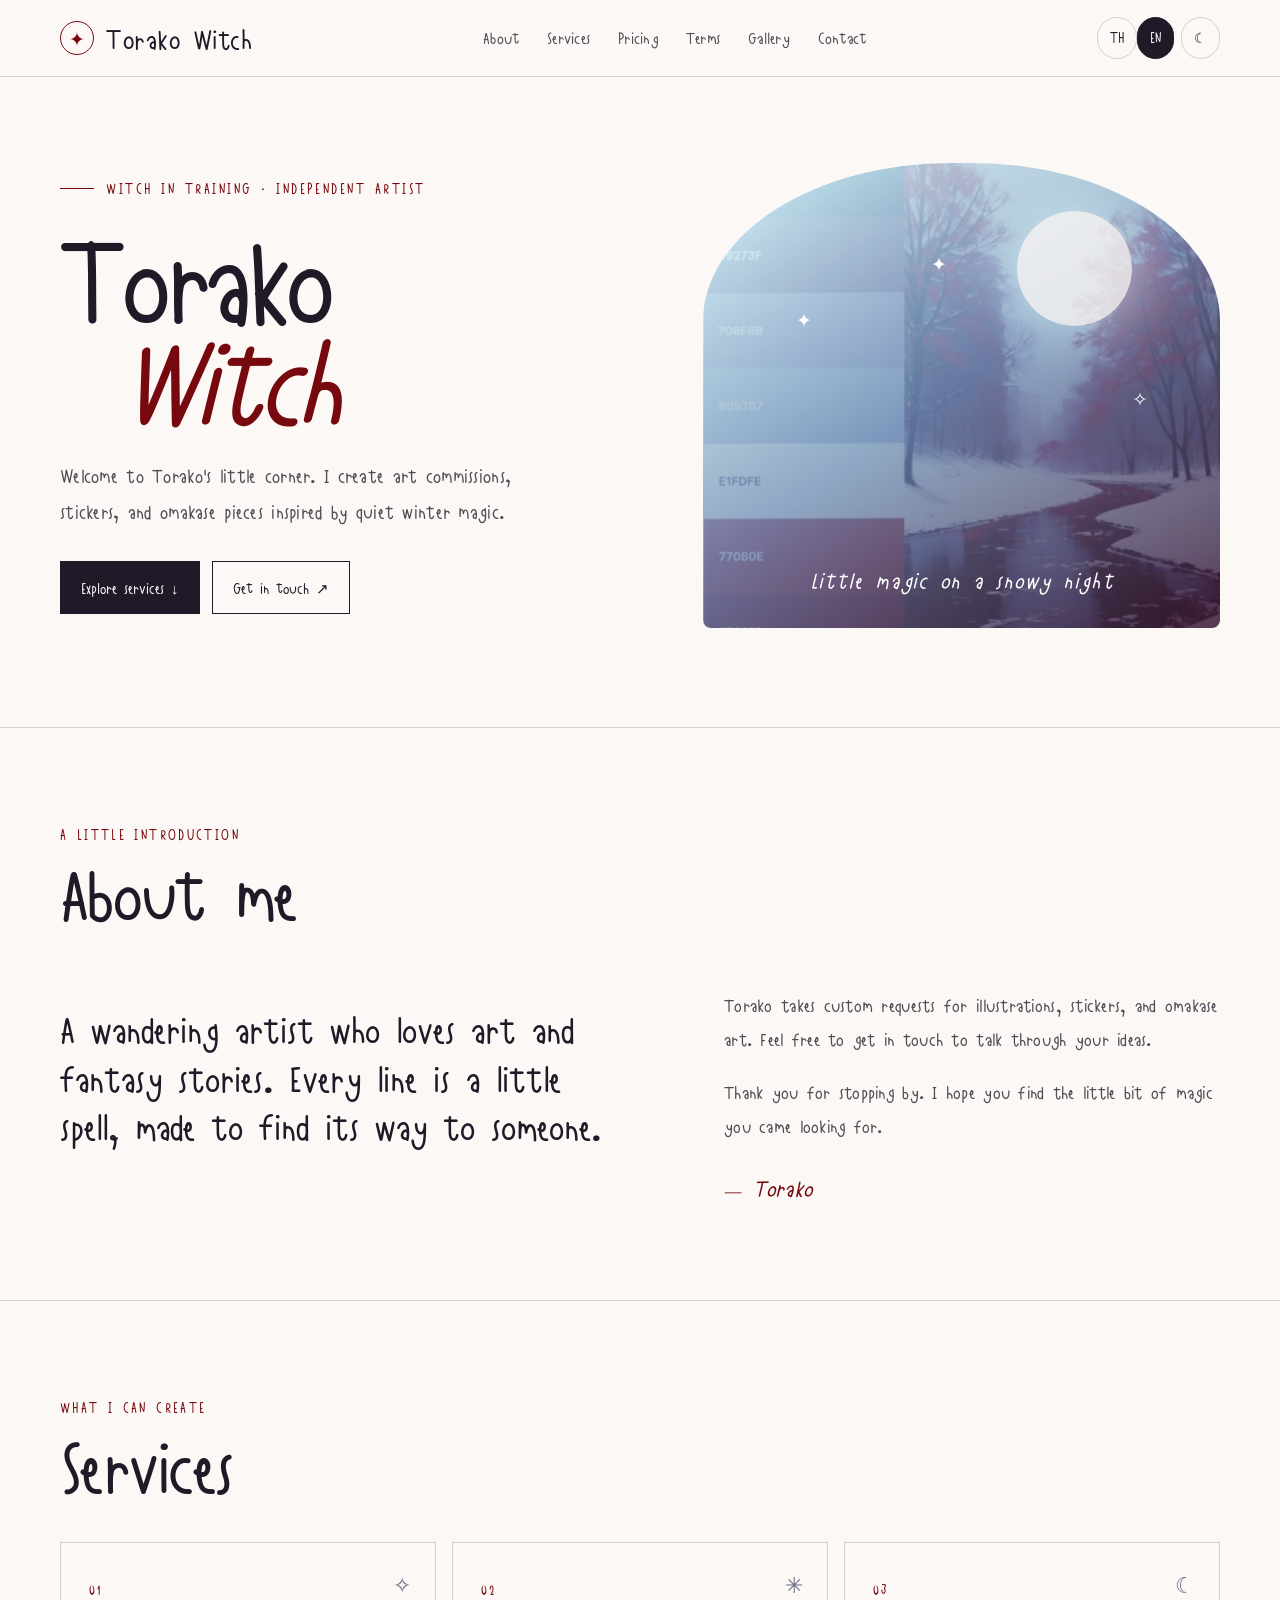
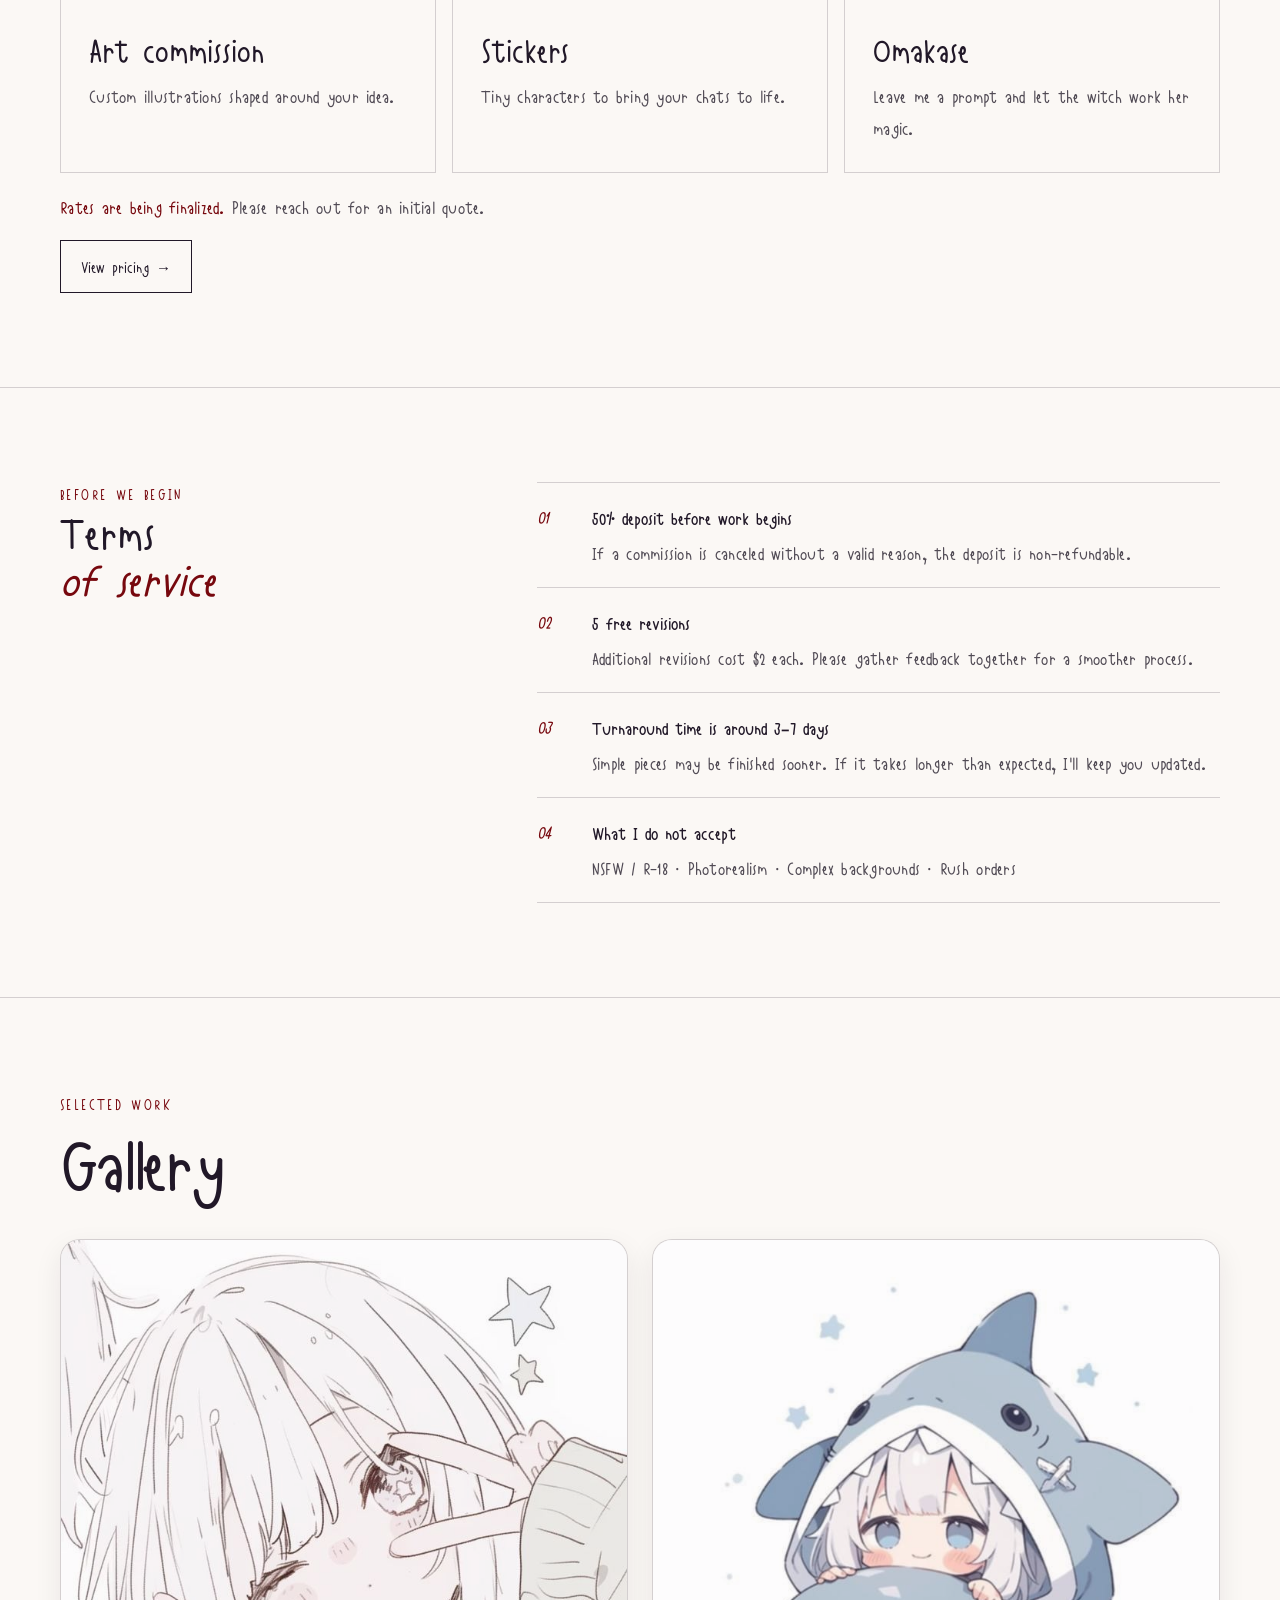
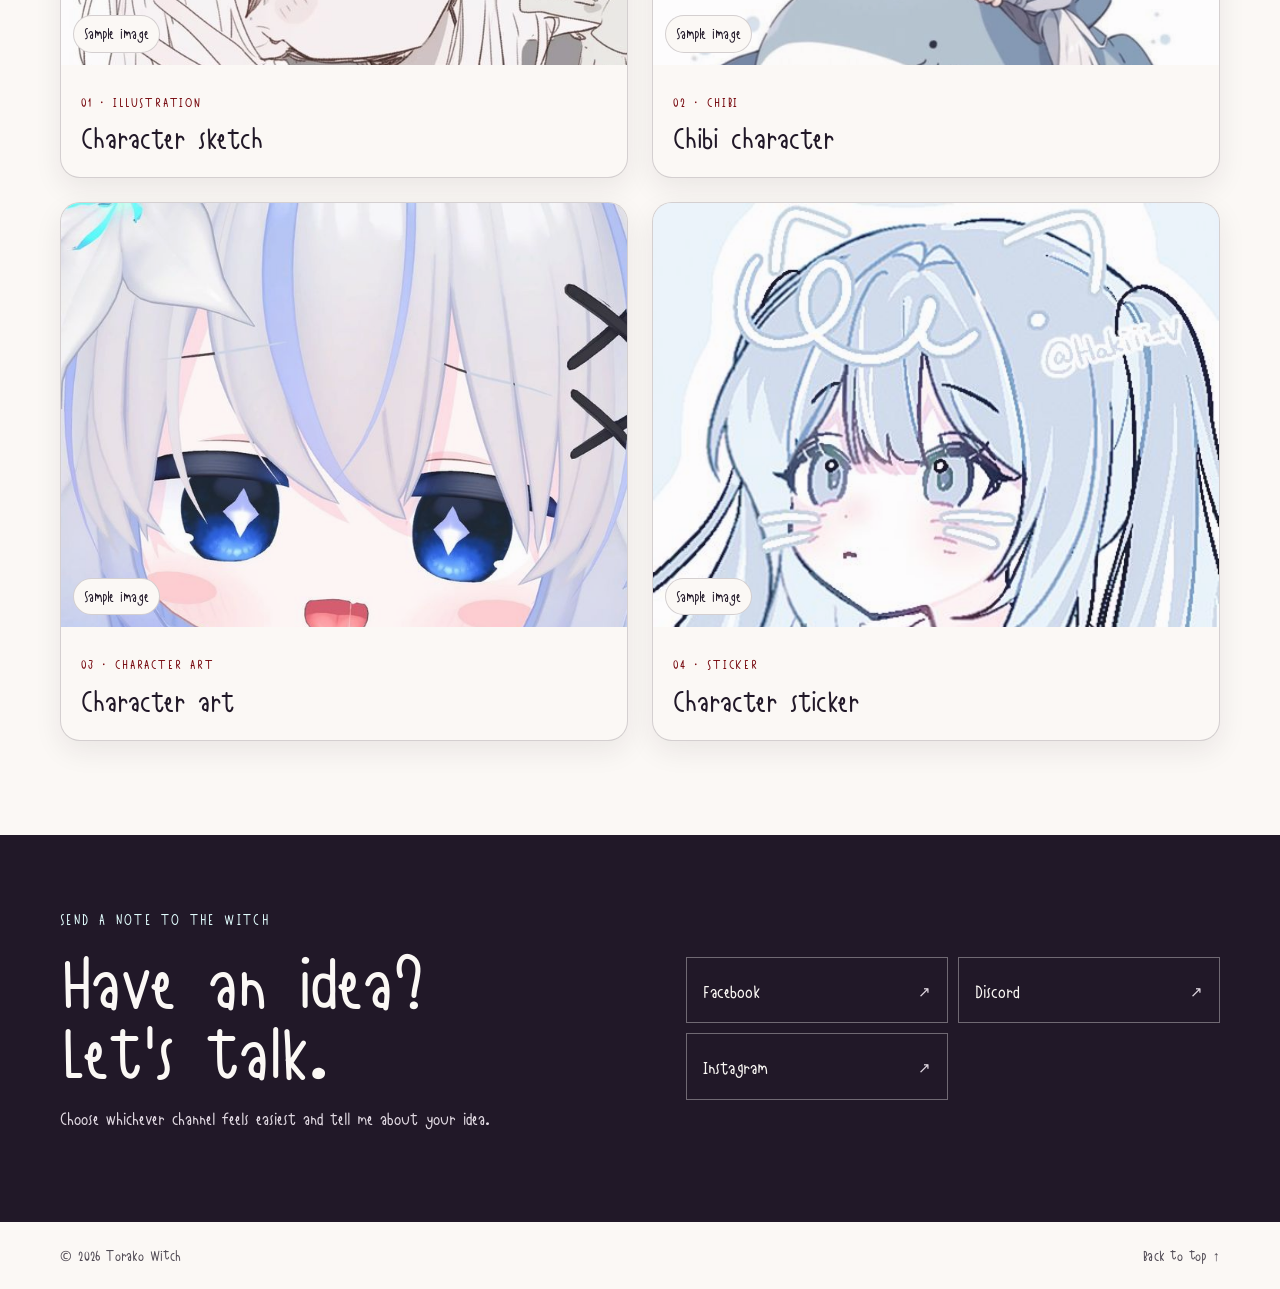
<file: index.html>
<!doctype html>
<html lang="th">
<head>
  <meta charset="utf-8">
  <meta name="viewport" content="width=device-width, initial-scale=1">
  <meta name="theme-color" content="#fbf8f5">
  <meta name="description" content="Torako Witch — งานวาดคอมมิชชัน สติกเกอร์ และโอมะคาเสะ">
  <title>Torako Witch — Art & Commissions</title>
  <link rel="stylesheet" href="css/style.css">
  <link rel="preconnect" href="https://fonts.googleapis.com"><link rel="preconnect" href="https://fonts.gstatic.com" crossorigin><link href="https://fonts.googleapis.com/css2?family=Cormorant+Garamond:ital,wght@0,400;0,500;1,400;1,500&family=Noto+Sans+Thai:wght@300;400;500;600&display=swap" rel="stylesheet">
</head>
<body>
  <header class="topbar"><div class="wrap nav">
    <a class="brand" href="#home" aria-label="Torako Witch home"><span class="brand-mark">✦</span>Torako Witch</a>
    <nav class="links" id="navLinks" aria-label="Main navigation">
      <a href="#about" data-th="เกี่ยวกับ" data-en="About">เกี่ยวกับ</a><a href="#services" data-th="บริการ" data-en="Services">บริการ</a><a href="pricing.html" data-th="ราคา" data-en="Pricing">ราคา</a><a href="#terms" data-th="เงื่อนไข" data-en="Terms">เงื่อนไข</a><a href="#gallery" data-th="ผลงาน" data-en="Gallery">ผลงาน</a><a href="#contact" data-th="ติดต่อ" data-en="Contact">ติดต่อ</a>
    </nav>
    <div class="controls"><div class="lang"><button class="pill active" data-lang="th" aria-label="ภาษาไทย">TH</button><button class="pill" data-lang="en" aria-label="English">EN</button></div><button class="pill" id="themeBtn" aria-label="Toggle day or night mode">☾</button><button class="pill hamb" id="menuBtn" aria-label="Open menu">☰</button></div>
  </div></header>
  <main id="home">
    <div class="wrap hero">
      <div><div class="eyebrow" data-th="แม่มดฝึกหัด · นักวาดอิสระ" data-en="Witch in training · Independent artist">แม่มดฝึกหัด · นักวาดอิสระ</div>
        <h1>Torako<span>Witch</span></h1>
        <p class="hero-copy" data-th="ยินดีต้อนรับสู่มุมเล็ก ๆ ของโทราโกะ รับวาดคอมมิชชัน สติกเกอร์ และโอมะคาเสะ ด้วยบรรยากาศแฟนตาซีที่ได้แรงบันดาลใจจากฤดูหนาว" data-en="Welcome to Torako's little corner. I create art commissions, stickers, and omakase pieces inspired by quiet winter magic.">ยินดีต้อนรับสู่มุมเล็ก ๆ ของโทราโกะ รับวาดคอมมิชชัน สติกเกอร์ และโอมะคาเสะ ด้วยบรรยากาศแฟนตาซีที่ได้แรงบันดาลใจจากฤดูหนาว</p>
        <div class="hero-actions"><a class="btn primary" href="#services" data-th="ดูบริการ ↓" data-en="Explore services ↓">ดูบริการ ↓</a><a class="btn" href="#contact" data-th="ติดต่อแม่มด ↗" data-en="Get in touch ↗">ติดต่อแม่มด ↗</a></div>
      </div>
      <div class="portrait" aria-label="Winter forest mood image"><div class="moon"></div><span class="spark s1">✦</span><span class="spark s2">✧</span><span class="spark s3">✦</span><p class="portrait-caption" data-th="มนตร์เล็ก ๆ ในคืนหิมะ" data-en="Little magic on a snowy night">มนตร์เล็ก ๆ ในคืนหิมะ</p></div>
    </div>
    <section id="about"><div class="wrap"><div class="section-head"><div><div class="kicker" data-th="เรื่องราวของแม่มด" data-en="A little introduction">เรื่องราวของแม่มด</div><h2 data-th="เกี่ยวกับเรา" data-en="About me">เกี่ยวกับเรา</h2></div></div><div class="about-grid"><p class="about-lead" data-th="นักเดินทางผู้หลงใหลงานศิลป์และเรื่องราวแฟนตาซี ทุกเส้นที่วาดคือมนตร์เล็ก ๆ ที่อยากส่งต่อให้ใครสักคน" data-en="A wandering artist who loves art and fantasy stories. Every line is a little spell, made to find its way to someone. ">นักเดินทางผู้หลงใหลงานศิลป์และเรื่องราวแฟนตาซี ทุกเส้นที่วาดคือมนตร์เล็ก ๆ ที่อยากส่งต่อให้ใครสักคน</p><div class="about-text"><p data-th="โทราโกะรับสร้างสรรค์งานวาดตามคำขอ ทั้งภาพคอมมิชชัน สติกเกอร์ และงานโอมะคาเสะ สามารถทักมาคุยรายละเอียดและไอเดียก่อนได้เลย" data-en="Torako takes custom requests for illustrations, stickers, and omakase art. Feel free to get in touch to talk through your ideas.">โทราโกะรับสร้างสรรค์งานวาดตามคำขอ ทั้งภาพคอมมิชชัน สติกเกอร์ และงานโอมะคาเสะ สามารถทักมาคุยรายละเอียดและไอเดียก่อนได้เลย</p><p data-th="ขอบคุณที่แวะมาเยี่ยมชม ขอให้ได้พบมนตร์ที่กำลังตามหาอยู่นะคะ" data-en="Thank you for stopping by. I hope you find the little bit of magic you came looking for.">ขอบคุณที่แวะมาเยี่ยมชม ขอให้ได้พบมนตร์ที่กำลังตามหาอยู่นะคะ</p><div class="signature">— Torako</div></div></div></div></section>
    <section id="services"><div class="wrap"><div class="section-head"><div><div class="kicker" data-th="สิ่งที่รับร่ายมนตร์ให้" data-en="What I can create">สิ่งที่รับร่ายมนตร์ให้</div><h2 data-th="บริการ" data-en="Services">บริการ</h2></div></div><div class="service-grid"><article class="service"><small>01</small><span class="icon">✧</span><h3 data-th="คอมมิชชัน" data-en="Art commission">คอมมิชชัน</h3><p data-th="ภาพวาดตามโจทย์และไอเดียของคุณ" data-en="Custom illustrations shaped around your idea.">ภาพวาดตามโจทย์และไอเดียของคุณ</p></article><article class="service"><small>02</small><span class="icon">✳</span><h3 data-th="สติกเกอร์" data-en="Stickers">สติกเกอร์</h3><p data-th="คาแรกเตอร์ตัวจิ๋ว เติมสีสันให้แชตของคุณ" data-en="Tiny characters to bring your chats to life.">คาแรกเตอร์ตัวจิ๋ว เติมสีสันให้แชตของคุณ</p></article><article class="service"><small>03</small><span class="icon">☾</span><h3 data-th="โอมะคาเสะ" data-en="Omakase">โอมะคาเสะ</h3><p data-th="ฝากไอเดียไว้ แล้วให้แม่มดจัดสรรมนตร์ให้" data-en="Leave me a prompt and let the witch work her magic.">ฝากไอเดียไว้ แล้วให้แม่มดจัดสรรมนตร์ให้</p></article></div><p class="note" data-th="<em>ราคาอยู่ระหว่างสรุป</em> ทักมาสอบถามรายละเอียดเบื้องต้นได้ทางช่องทางติดต่อด้านล่าง" data-en="<em>Rates are being finalized.</em> Please reach out for an initial quote."><em>ราคาอยู่ระหว่างสรุป</em> ทักมาสอบถามรายละเอียดเบื้องต้นได้ทางช่องทางติดต่อด้านล่าง</p><a class="btn" href="pricing.html" data-th="ดูหน้าราคา →" data-en="View pricing →">ดูหน้าราคา →</a></div></section>
    <section id="terms"><div class="wrap terms"><div><div class="kicker" data-th="อ่านก่อนเริ่มงาน" data-en="Before we begin">อ่านก่อนเริ่มงาน</div><div class="terms-intro" data-th="เงื่อนไข<br><span>การรับงาน</span>" data-en="Terms<br><span>of service</span>">เงื่อนไข<br><span>การรับงาน</span></div></div><ol class="term-list"><li><b>01</b><div><strong data-th="มัดจำ 50% ก่อนเริ่มงาน" data-en="50% deposit before work begins">มัดจำ 50% ก่อนเริ่มงาน</strong><p data-th="กรณียกเลิกงานโดยไม่มีเหตุผลอันสมควร จะไม่คืนเงินมัดจำ" data-en="If a commission is canceled without a valid reason, the deposit is non-refundable.">กรณียกเลิกงานโดยไม่มีเหตุผลอันสมควร จะไม่คืนเงินมัดจำ</p></div></li><li><b>02</b><div><strong data-th="แก้งานฟรี 5 ครั้ง" data-en="5 free revisions">แก้งานฟรี 5 ครั้ง</strong><p data-th="การแก้ไขเพิ่มเติมคิดครั้งละ $2 โปรดรวบรวมคำขอแก้ไขเพื่อให้ทำงานได้รวดเร็วขึ้น" data-en="Additional revisions cost $2 each. Please gather feedback together for a smoother process.">การแก้ไขเพิ่มเติมคิดครั้งละ $2 โปรดรวบรวมคำขอแก้ไขเพื่อให้ทำงานได้รวดเร็วขึ้น</p></div></li><li><b>03</b><div><strong data-th="ใช้เวลาทำงานประมาณ 3–7 วัน" data-en="Turnaround time is around 3–7 days">ใช้เวลาทำงานประมาณ 3–7 วัน</strong><p data-th="งานเรียบง่ายอาจเสร็จเร็วกว่า หากใช้เวลานานกว่าคาดจะแจ้งความคืบหน้าให้ทราบ" data-en="Simple pieces may be finished sooner. If it takes longer than expected, I'll keep you updated.">งานเรียบง่ายอาจเสร็จเร็วกว่า หากใช้เวลานานกว่าคาดจะแจ้งความคืบหน้าให้ทราบ</p></div></li><li><b>04</b><div><strong data-th="งานที่ไม่รับ" data-en="What I do not accept">งานที่ไม่รับ</strong><p data-th="เนื้อหา NSFW / R-18 · งานแนวเหมือนจริง · ฉากหลังซับซ้อน · งานเร่งด่วน" data-en="NSFW / R-18 · Photorealism · Complex backgrounds · Rush orders">เนื้อหา NSFW / R-18 · งานแนวเหมือนจริง · ฉากหลังซับซ้อน · งานเร่งด่วน</p></div></li></ol></div></section>
    <section id="gallery"><div class="wrap"><div class="section-head"><div><div class="kicker" data-th="แกลเลอรี" data-en="Selected work">แกลเลอรี</div><h2 data-th="ผลงาน" data-en="Gallery">ผลงาน</h2></div></div><div class="gallery-grid"><article class="art-card"><div class="art-image"><img src="assets/artwork-sketch.jpg" alt="ภาพวาดตัวละครสไตล์สเก็ตช์ขาวดำ"><span class="art-placeholder-label" data-th="ภาพตัวอย่าง" data-en="Sample image">ภาพตัวอย่าง</span></div><div class="art-card-copy"><small>01 · ILLUSTRATION</small><h3 data-th="ภาพวาดสเก็ตช์" data-en="Character sketch">ภาพวาดสเก็ตช์</h3></div></article><article class="art-card"><div class="art-image"><img src="assets/artwork-shark-chibi.jpg" alt="ภาพตัวละครจิบิสวมชุดฉลามสีฟ้า"><span class="art-placeholder-label" data-th="ภาพตัวอย่าง" data-en="Sample image">ภาพตัวอย่าง</span></div><div class="art-card-copy"><small>02 · CHIBI</small><h3 data-th="คาแรกเตอร์จิบิ" data-en="Chibi character">คาแรกเตอร์จิบิ</h3></div></article><article class="art-card"><div class="art-image"><img src="assets/artwork-blue-character.jpg" alt="ภาพระยะใกล้ของตัวละครผมสีอ่อนตาสีน้ำเงิน"><span class="art-placeholder-label" data-th="ภาพตัวอย่าง" data-en="Sample image">ภาพตัวอย่าง</span></div><div class="art-card-copy"><small>03 · CHARACTER ART</small><h3 data-th="ภาพคาแรกเตอร์" data-en="Character art">ภาพคาแรกเตอร์</h3></div></article><article class="art-card"><div class="art-image"><img src="assets/artwork-sticker-cat.jpg" alt="ภาพวาดสติกเกอร์ตัวละครแมวสีฟ้า"><span class="art-placeholder-label" data-th="ภาพตัวอย่าง" data-en="Sample image">ภาพตัวอย่าง</span></div><div class="art-card-copy"><small>04 · STICKER</small><h3 data-th="สติกเกอร์คาแรกเตอร์" data-en="Character sticker">สติกเกอร์คาแรกเตอร์</h3></div></article></div></div></section>
    <footer class="contact" id="contact"><div class="wrap contact-grid"><div><div class="kicker" style="color:#e1fdfe" data-th="ส่งข้อความหาแม่มด" data-en="Send a note to the witch">ส่งข้อความหาแม่มด</div><h2 data-th="มีไอเดีย<br>มาเล่าให้ฟังนะ" data-en="Have an idea?<br>Let's talk. ">มีไอเดีย<br>มาเล่าให้ฟังนะ</h2><p data-th="เลือกช่องทางที่สะดวก แล้วมาคุยรายละเอียดกันได้เลย" data-en="Choose whichever channel feels easiest and tell me about your idea.">เลือกช่องทางที่สะดวก แล้วมาคุยรายละเอียดกันได้เลย</p></div><div class="socials"><a class="social" href="https://www.facebook.com/share/19EEd2Hdv1/" target="_blank" rel="noopener noreferrer"><span>Facebook</span><small>↗</small></a><a class="social" href="https://discord.com/users/1142839105676390430" target="_blank" rel="noopener noreferrer"><span>Discord</span><small>↗</small></a><a class="social" href="https://www.instagram.com/katie_silly_girl?stkn=MXhxMWwwwDF6djhhbw==" target="_blank" rel="noopener noreferrer"><span>Instagram</span><small>↗</small></a></div></div></footer>
  </main><div class="wrap footer"><span>© <span id="year"></span> Torako Witch</span><a href="#home" data-th="กลับขึ้นด้านบน ↑" data-en="Back to top ↑">กลับขึ้นด้านบน ↑</a></div><a class="to-top" id="toTop" href="#home" aria-label="Back to top">↑</a>
  <script src="js/script.js" defer></script>
</body>
</html>
</file>
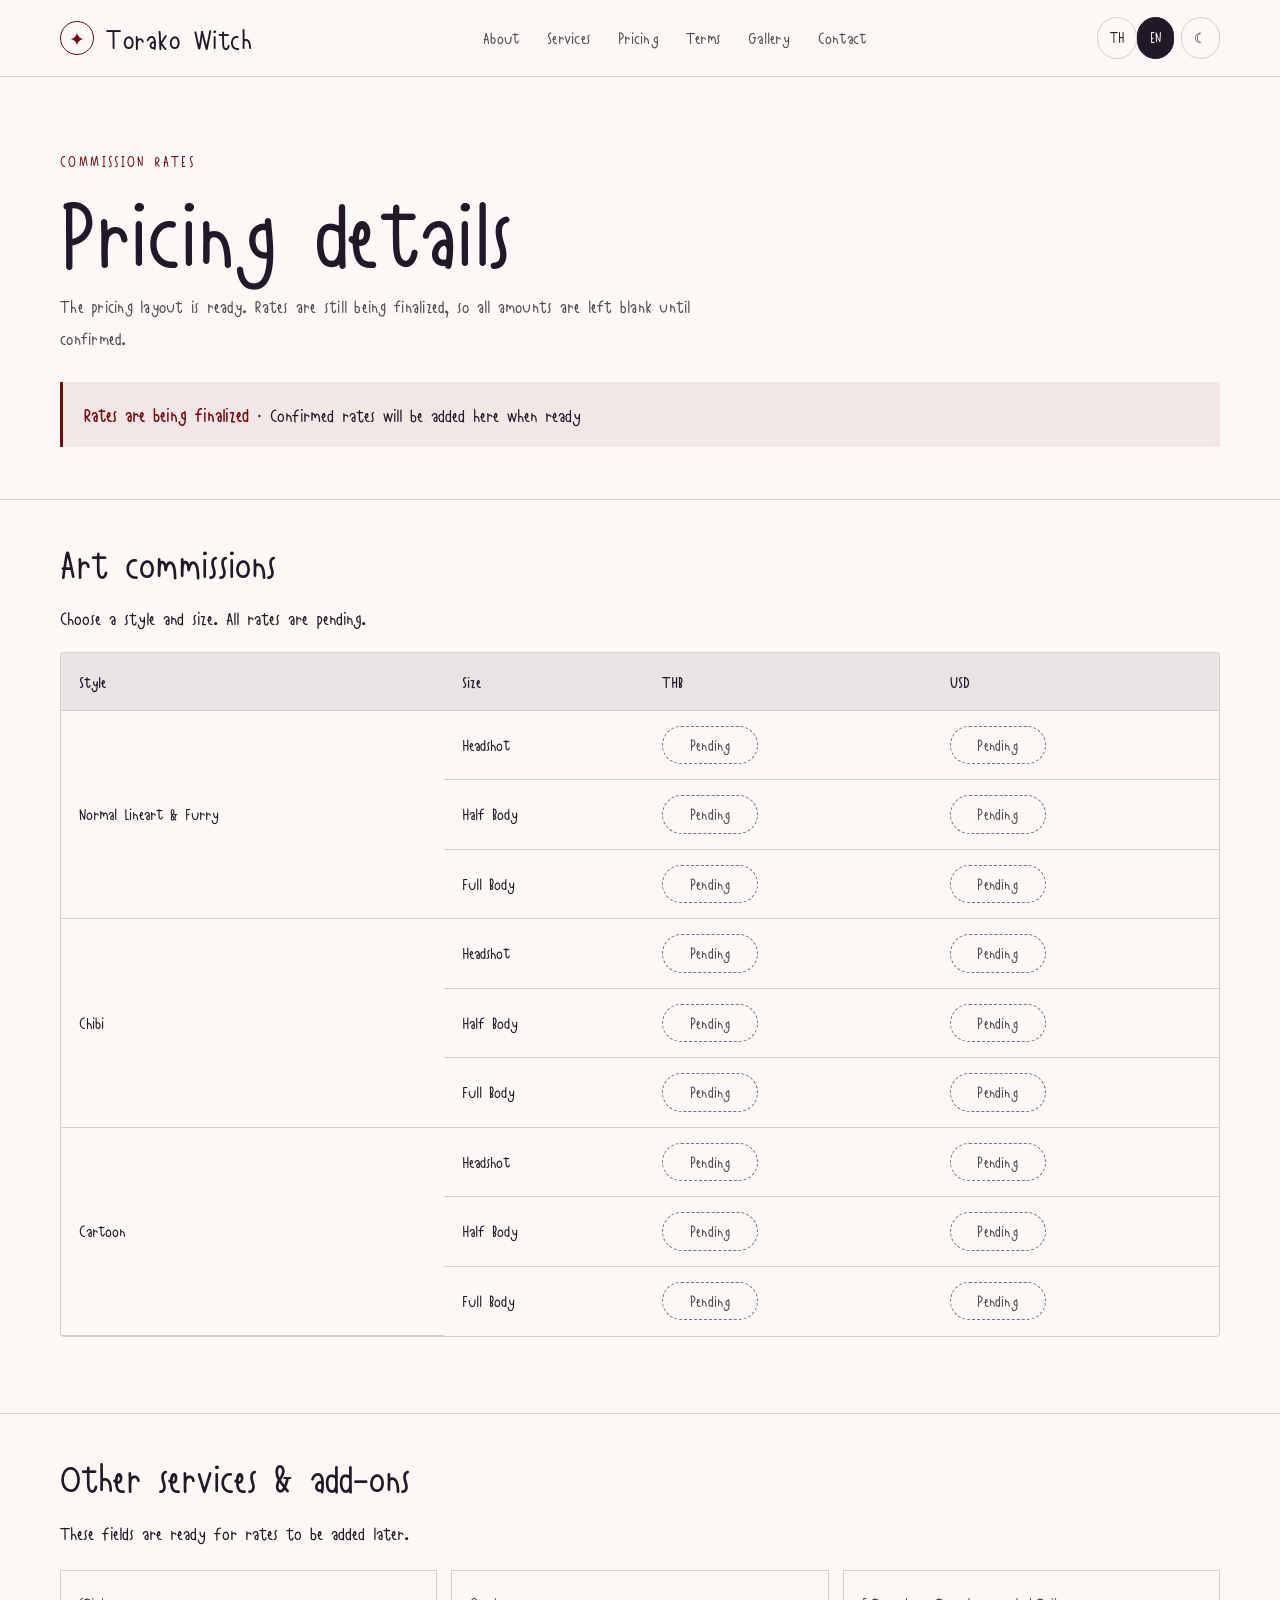
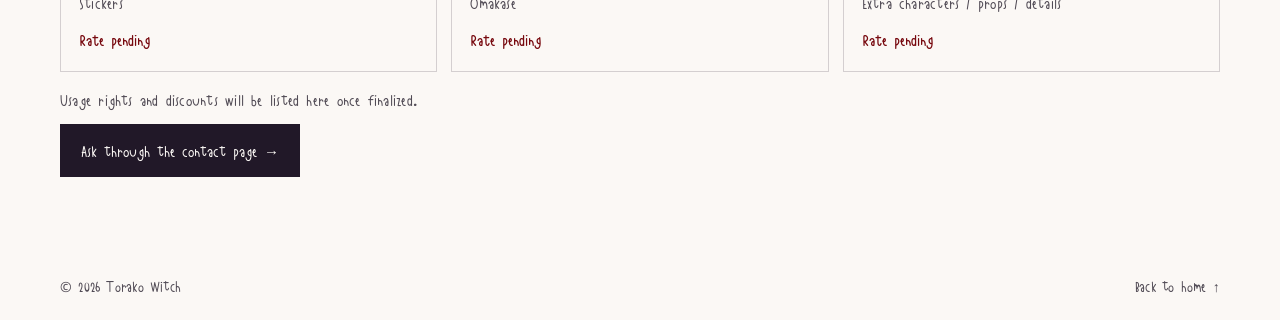
<file: pricing.html>
<!doctype html>
<html lang="th">
<head>
  <meta charset="utf-8">
  <meta name="viewport" content="width=device-width, initial-scale=1">
  <meta name="theme-color" content="#fbf8f5">
  <meta name="description" content="Torako Witch — รายละเอียดราคาคอมมิชชัน">
  <title>Pricing — Torako Witch</title>
  <link rel="stylesheet" href="css/style.css">
  <link rel="preconnect" href="https://fonts.googleapis.com"><link rel="preconnect" href="https://fonts.gstatic.com" crossorigin><link href="https://fonts.googleapis.com/css2?family=Cormorant+Garamond:ital,wght@0,400;0,500;1,400;1,500&family=Noto+Sans+Thai:wght@300;400;500;600&display=swap" rel="stylesheet">
</head>
<body>
  <header class="topbar"><div class="wrap nav">
    <a class="brand" href="index.html#home"><span class="brand-mark">✦</span>Torako Witch</a>
    <nav class="links" id="navLinks" aria-label="Main navigation">
      <a href="index.html#about" data-th="เกี่ยวกับ" data-en="About">เกี่ยวกับ</a><a href="index.html#services" data-th="บริการ" data-en="Services">บริการ</a><a href="pricing.html" aria-current="page" data-th="ราคา" data-en="Pricing">ราคา</a><a href="index.html#terms" data-th="เงื่อนไข" data-en="Terms">เงื่อนไข</a><a href="index.html#gallery" data-th="ผลงาน" data-en="Gallery">ผลงาน</a><a href="index.html#contact" data-th="ติดต่อ" data-en="Contact">ติดต่อ</a>
    </nav>
    <div class="controls"><div class="lang"><button class="pill active" data-lang="th" aria-label="ภาษาไทย">TH</button><button class="pill" data-lang="en" aria-label="English">EN</button></div><button class="pill" id="themeBtn" aria-label="Toggle day or night mode">☾</button><button class="pill hamb" id="menuBtn" aria-label="Open menu">☰</button></div>
  </div></header>
  <main>
    <div class="wrap page-hero">
      <div class="kicker" data-th="อัตราค่าบริการ" data-en="Commission rates">อัตราค่าบริการ</div>
      <h1 data-th="รายละเอียดราคา" data-en="Pricing details">รายละเอียดราคา</h1>
      <p data-th="หน้านี้เตรียมโครงสร้างตารางไว้แล้ว ราคายังอยู่ระหว่างสรุป จึงเว้นช่องตัวเลขไว้ก่อนเพื่อไม่ให้เข้าใจว่าเป็นราคายืนยัน" data-en="The pricing layout is ready. Rates are still being finalized, so all amounts are left blank until confirmed.">หน้านี้เตรียมโครงสร้างตารางไว้แล้ว ราคายังอยู่ระหว่างสรุป จึงเว้นช่องตัวเลขไว้ก่อนเพื่อไม่ให้เข้าใจว่าเป็นราคายืนยัน</p>
      <div class="rate-notice"><strong data-th="กำลังสรุปราคา" data-en="Rates are being finalized">กำลังสรุปราคา</strong><span data-th=" · จะอัปเดตตัวเลขในตารางนี้เมื่อพร้อม" data-en=" · Confirmed rates will be added here when ready"> · จะอัปเดตตัวเลขในตารางนี้เมื่อพร้อม</span></div>
    </div>
    <section class="rate-section"><div class="wrap">
      <h2 data-th="งานคอมมิชชัน" data-en="Art commissions">งานคอมมิชชัน</h2>
      <p data-th="เลือกประเภทงานและขนาด ราคาทุกช่องยังไม่กำหนด" data-en="Choose a style and size. All rates are pending.">เลือกประเภทงานและขนาด ราคาทุกช่องยังไม่กำหนด</p>
      <div class="rate-table-wrap"><table class="rate-table"><thead><tr><th scope="col" data-th="ประเภทงาน" data-en="Style">ประเภทงาน</th><th scope="col" data-th="ขนาด" data-en="Size">ขนาด</th><th scope="col">THB</th><th scope="col">USD</th></tr></thead><tbody>
        <tr><td rowspan="3">Normal Lineart &amp; Furry</td><td>Headshot</td><td><span class="price-pending" data-th="รอสรุป" data-en="Pending">รอสรุป</span></td><td><span class="price-pending" data-th="รอสรุป" data-en="Pending">รอสรุป</span></td></tr>
        <tr><td>Half Body</td><td><span class="price-pending" data-th="รอสรุป" data-en="Pending">รอสรุป</span></td><td><span class="price-pending" data-th="รอสรุป" data-en="Pending">รอสรุป</span></td></tr>
        <tr><td>Full Body</td><td><span class="price-pending" data-th="รอสรุป" data-en="Pending">รอสรุป</span></td><td><span class="price-pending" data-th="รอสรุป" data-en="Pending">รอสรุป</span></td></tr>
        <tr><td rowspan="3">Chibi</td><td>Headshot</td><td><span class="price-pending" data-th="รอสรุป" data-en="Pending">รอสรุป</span></td><td><span class="price-pending" data-th="รอสรุป" data-en="Pending">รอสรุป</span></td></tr>
        <tr><td>Half Body</td><td><span class="price-pending" data-th="รอสรุป" data-en="Pending">รอสรุป</span></td><td><span class="price-pending" data-th="รอสรุป" data-en="Pending">รอสรุป</span></td></tr>
        <tr><td>Full Body</td><td><span class="price-pending" data-th="รอสรุป" data-en="Pending">รอสรุป</span></td><td><span class="price-pending" data-th="รอสรุป" data-en="Pending">รอสรุป</span></td></tr>
        <tr><td rowspan="3">Cartoon</td><td>Headshot</td><td><span class="price-pending" data-th="รอสรุป" data-en="Pending">รอสรุป</span></td><td><span class="price-pending" data-th="รอสรุป" data-en="Pending">รอสรุป</span></td></tr>
        <tr><td>Half Body</td><td><span class="price-pending" data-th="รอสรุป" data-en="Pending">รอสรุป</span></td><td><span class="price-pending" data-th="รอสรุป" data-en="Pending">รอสรุป</span></td></tr>
        <tr><td>Full Body</td><td><span class="price-pending" data-th="รอสรุป" data-en="Pending">รอสรุป</span></td><td><span class="price-pending" data-th="รอสรุป" data-en="Pending">รอสรุป</span></td></tr>
      </tbody></table></div>
    </div></section>
    <section class="rate-section"><div class="wrap">
      <h2 data-th="บริการอื่น ๆ และค่าเพิ่มเติม" data-en="Other services & add-ons">บริการอื่น ๆ และค่าเพิ่มเติม</h2>
      <p data-th="เตรียมรายการไว้สำหรับเติมราคาในภายหลัง" data-en="These fields are ready for rates to be added later.">เตรียมรายการไว้สำหรับเติมราคาในภายหลัง</p>
      <div class="extra-rates"><article class="extra-rate"><span data-th="สติกเกอร์" data-en="Stickers">สติกเกอร์</span><strong data-th="ยังไม่กำหนดราคา" data-en="Rate pending">ยังไม่กำหนดราคา</strong></article><article class="extra-rate"><span data-th="งานโอมะคาเสะ" data-en="Omakase">งานโอมะคาเสะ</span><strong data-th="ยังไม่กำหนดราคา" data-en="Rate pending">ยังไม่กำหนดราคา</strong></article><article class="extra-rate"><span data-th="ตัวละคร / พร็อพ / รายละเอียดเพิ่ม" data-en="Extra characters / props / details">ตัวละคร / พร็อพ / รายละเอียดเพิ่ม</span><strong data-th="ยังไม่กำหนดราคา" data-en="Rate pending">ยังไม่กำหนดราคา</strong></article></div>
      <p class="rate-footnote" data-th="สิทธิ์การใช้งานและส่วนลดจะเพิ่มในหน้านี้เมื่อสรุปรายละเอียดแล้ว" data-en="Usage rights and discounts will be listed here once finalized.">สิทธิ์การใช้งานและส่วนลดจะเพิ่มในหน้านี้เมื่อสรุปรายละเอียดแล้ว</p>
      <a class="btn primary rate-contact" href="index.html#contact" data-th="สอบถามผ่านช่องทางติดต่อ →" data-en="Ask through the contact page →">สอบถามผ่านช่องทางติดต่อ →</a>
    </div></section>
  </main>
  <div class="wrap footer"><span>© <span id="year"></span> Torako Witch</span><a href="index.html#home" data-th="กลับหน้าแรก ↑" data-en="Back to home ↑">กลับหน้าแรก ↑</a></div>
  <script src="js/script.js" defer></script>
</body>
</html>
</file>
<file: css/style.css>
@font-face{font-family:"MiPancake";src:url("../assets/MiPancake-Thin.ttf") format("truetype");font-weight:300;font-style:normal;font-display:swap}
@font-face{font-family:"MiPancake";src:url("../assets/MiPancake-Regular.ttf") format("truetype");font-weight:400;font-style:normal;font-display:swap}
@font-face{font-family:"MiPancake";src:url("../assets/MiPancake-Bold.ttf") format("truetype");font-weight:700;font-style:normal;font-display:swap}
:root{color-scheme:light;--ink:#211828;--plum:#49273f;--mauve:#706f8b;--blue:#8097b7;--ice:#e1fdfe;--berry:#77080e;--paper:#fbf8f5;--line:rgba(33,24,40,.18);--muted:#514b55;--contact-bg:#211828;--contact-ink:#fbf8f5;--contact-muted:#e0d8e1;--serif:"MiPancake","Cormorant Garamond",Georgia,"Times New Roman",serif;--sans:"MiPancake","Noto Sans Thai","Leelawadee UI",Tahoma,sans-serif}
    *{box-sizing:border-box}html{scroll-behavior:smooth;scroll-padding-top:90px}body{margin:0;background:var(--paper);color:var(--ink);font-family:var(--sans);line-height:1.75;transition:background .35s,color .35s}body.night{color-scheme:dark;--paper:#17131c;--ink:#fff8f4;--plum:#e3c4d8;--mauve:#cbc0d8;--blue:#a8c2e2;--ice:#e1fdfe;--line:rgba(255,248,244,.24);--muted:#d8d0dd;--berry:#ff9baa;--contact-bg:#0f0c13;--contact-ink:#fff8f4;--contact-muted:#ded4e0;--sans:"MiPancake","Noto Sans Thai","Leelawadee UI",Tahoma,sans-serif;--serif:"MiPancake","Cormorant Garamond",Georgia,serif}
    a{color:inherit}button{font:inherit;color:inherit}.wrap{width:min(1160px,calc(100% - 48px));margin:auto}.topbar{position:sticky;top:0;z-index:10;background:color-mix(in srgb,var(--paper) 90%,transparent);backdrop-filter:blur(16px);border-bottom:1px solid var(--line)}.nav{height:76px;display:flex;align-items:center;justify-content:space-between;gap:24px}.brand{display:flex;align-items:center;gap:12px;text-decoration:none;font:500 27px/1 var(--serif);letter-spacing:.02em}.brand-mark{width:34px;height:34px;border:1px solid var(--berry);border-radius:50%;display:grid;place-items:center;color:var(--berry);font-size:19px}.links{display:flex;align-items:center;gap:28px}.links a{text-decoration:none;font-size:13px;color:var(--muted);transition:color .2s}.links a:hover,.links a:focus-visible{color:var(--berry)}.controls{display:flex;align-items:center;gap:7px}.pill{border:1px solid var(--line);background:transparent;border-radius:999px;padding:7px 12px;font-size:12px;cursor:pointer}.pill:hover,.pill:focus-visible{border-color:var(--berry);color:var(--berry)}.lang .active{background:var(--ink);color:var(--paper);border-color:var(--ink)}.hamb{display:none}
    .hero{min-height:650px;display:grid;grid-template-columns:1fr .9fr;align-items:center;gap:6%;padding:76px 0 90px}.eyebrow{font-size:12px;letter-spacing:.18em;text-transform:uppercase;color:var(--berry);display:flex;gap:12px;align-items:center}.eyebrow:before{content:"";width:34px;height:1px;background:currentColor}.hero h1{font:500 clamp(64px,9vw,118px)/.88 var(--serif);letter-spacing:-.045em;margin:25px 0 28px}.hero h1 span{display:block;color:var(--berry);font-style:italic;margin-left:10%}.hero-copy{max-width:490px;color:var(--muted);font-size:15px}.hero-actions{display:flex;gap:12px;margin-top:32px;flex-wrap:wrap}.btn{display:inline-flex;align-items:center;justify-content:center;gap:10px;padding:12px 20px;border:1px solid var(--ink);text-decoration:none;font-size:13px;transition:.22s}.btn.primary{background:var(--ink);color:var(--paper)}.btn:hover{transform:translateY(-2px);box-shadow:0 8px 20px #2118281c}.portrait{height:465px;position:relative;display:flex;align-items:flex-end;justify-content:center;background:linear-gradient(145deg,#e1fdfe 0%,#8097b7 48%,#49273f 100%);overflow:hidden;border-radius:48% 48% 8px 8px / 34% 34% 8px 8px}.portrait:before{content:"";position:absolute;inset:0;background:linear-gradient(180deg,transparent 25%,#21182848),url('../assets/winter-palette.jpg') center 44%/cover;mix-blend-mode:soft-light;opacity:.58}.moon{position:absolute;width:115px;height:115px;border-radius:50%;background:#fbf8f5c7;top:48px;right:17%;box-shadow:0 0 65px #e1fdfeaa}.portrait-caption{z-index:1;color:white;margin:0 0 30px;font:italic 22px var(--serif);letter-spacing:.08em}.spark{position:absolute;z-index:1;color:#fff;font-size:19px;animation:twinkle 3s ease-in-out infinite}.spark.s1{top:30%;left:18%}.spark.s2{top:47%;right:14%;animation-delay:1s}.spark.s3{top:18%;left:44%;animation-delay:1.7s}@keyframes twinkle{50%{opacity:.35;transform:scale(.75) rotate(20deg)}}
    section{padding:94px 0;border-top:1px solid var(--line)}.section-head{display:flex;align-items:end;justify-content:space-between;gap:20px;margin-bottom:42px}.kicker{font-size:11px;letter-spacing:.17em;color:var(--berry);text-transform:uppercase}.section-head h2{font:500 clamp(40px,6vw,70px)/1 var(--serif);margin:10px 0 0;letter-spacing:-.025em}.about-grid{display:grid;grid-template-columns:1.05fr .95fr;gap:10%}.about-lead{font:400 clamp(24px,3vw,36px)/1.35 var(--serif)}.about-text{color:var(--muted);font-size:14px}.signature{font:italic 22px var(--serif);color:var(--berry);margin-top:28px}.service-grid{display:grid;grid-template-columns:repeat(3,1fr);gap:16px}.service{border:1px solid var(--line);padding:28px;min-height:210px;position:relative;transition:.25s}.service:hover{transform:translateY(-5px);border-color:var(--berry)}.service small{color:var(--berry);letter-spacing:.14em}.service h3{font:500 30px var(--serif);margin:20px 0 4px}.service p{color:var(--muted);font-size:13px;margin:0}.service .icon{position:absolute;right:24px;top:22px;color:var(--mauve);font-size:22px}.note{margin-top:18px;color:var(--muted);font-size:13px}.note em{font-style:normal;color:var(--berry)}
    .terms{display:grid;grid-template-columns:.72fr 1.28fr;gap:8%}.terms-intro{font:500 43px/1.1 var(--serif)}.terms-intro span{color:var(--berry);font-style:italic}.term-list{list-style:none;padding:0;margin:0;border-top:1px solid var(--line)}.term-list li{display:grid;grid-template-columns:40px 1fr;gap:15px;padding:18px 0;border-bottom:1px solid var(--line)}.term-list b{color:var(--berry);font:italic 18px var(--serif)}.term-list strong{font-weight:600}.term-list p{margin:3px 0 0;color:var(--muted);font-size:13px}.gallery-note{min-height:260px;border:1px dashed var(--mauve);display:grid;place-items:center;text-align:center;padding:36px;background:linear-gradient(140deg,#8097b712,#49273f09)}.gallery-note span{display:block;font:italic 30px var(--serif);color:var(--berry)}.gallery-note p{color:var(--muted);font-size:13px;margin:5px 0 0}
    .contact{background:var(--contact-bg);color:var(--contact-ink);padding:72px 0}.contact-grid{display:grid;grid-template-columns:1fr 1fr;align-items:center;gap:8%}.contact h2{font:500 clamp(40px,6vw,72px)/.98 var(--serif);margin:12px 0 18px}.contact p{color:var(--contact-muted);font-size:14px}.socials{display:grid;grid-template-columns:1fr 1fr;gap:10px}.social{padding:16px;border:1px solid color-mix(in srgb,var(--contact-ink) 36%,transparent);text-decoration:none;display:flex;justify-content:space-between;align-items:center;transition:.2s}.social:hover{background:color-mix(in srgb,var(--contact-ink) 8%,transparent);border-color:var(--contact-ink)}.social small{color:var(--contact-muted)}.footer{padding:20px 0;color:var(--muted);font-size:11px;display:flex;justify-content:space-between;gap:20px}.footer a{color:inherit;text-decoration:none}.to-top{position:fixed;right:22px;bottom:22px;width:44px;height:44px;border-radius:50%;border:1px solid var(--line);background:var(--paper);color:var(--ink);display:grid;place-items:center;text-decoration:none;opacity:0;pointer-events:none;transition:.2s;box-shadow:0 4px 16px #0002}.to-top.show{opacity:1;pointer-events:auto}
    @media(max-width:850px){.links{gap:15px}.links a{font-size:12px}.hero{min-height:550px;grid-template-columns:1fr .85fr;gap:4%}.portrait{height:390px}.service-grid{grid-template-columns:1fr 1fr}.about-grid{gap:6%}}
    @media(max-width:640px){.wrap{width:min(100% - 34px,500px)}.nav{height:66px}.brand{font-size:24px}.links{display:none;position:absolute;top:65px;left:0;right:0;background:var(--paper);padding:16px 20px 20px;border-bottom:1px solid var(--line);flex-direction:column;align-items:stretch;gap:0}.links.open{display:flex}.links a{padding:10px 0}.hamb{display:inline-flex}.controls{gap:5px}.pill{padding:6px 9px}.hero{grid-template-columns:1fr;min-height:unset;padding:58px 0 64px;gap:34px}.hero h1{font-size:clamp(66px,19vw,98px);margin-top:20px}.hero-copy{font-size:14px}.portrait{height:min(105vw,390px);width:88%;justify-self:center}section{padding:68px 0}.section-head{display:block;margin-bottom:28px}.about-grid,.terms,.contact-grid{grid-template-columns:1fr;gap:26px}.about-lead{margin:0}.service-grid{grid-template-columns:1fr}.service{min-height:175px}.terms-intro{font-size:38px}.gallery-note{min-height:210px}.contact{padding:58px 0}.socials{grid-template-columns:1fr}.footer{flex-direction:column;gap:5px}.to-top{right:14px;bottom:14px}}
    @media(prefers-reduced-motion:reduce){*,*::before,*::after{scroll-behavior:auto!important;animation:none!important;transition:none!important}}

/* Artwork gallery placeholders */
.gallery-grid{display:grid;grid-template-columns:repeat(2,minmax(0,1fr));gap:18px}
.art-card{overflow:hidden;border:1px solid var(--line);background:var(--paper);transition:transform .25s,border-color .25s}
.art-card:hover{transform:translateY(-4px);border-color:var(--berry)}
.art-image{position:relative;aspect-ratio:1/1;overflow:hidden;background:var(--plum)}
.art-image img{display:block;width:100%;height:100%;object-fit:cover;opacity:.9}
.art-placeholder-label{position:absolute;left:14px;bottom:14px;padding:5px 10px;border:1px solid var(--line);border-radius:999px;background:var(--paper);color:var(--ink);font-size:11px}
.art-card-copy{padding:16px 18px 20px}
.art-card-copy small{color:var(--berry);font-size:10px;letter-spacing:.14em}
.art-card-copy h3{margin:5px 0 0;font:500 26px/1.2 var(--serif);color:var(--ink)}

/* Pricing page: rates are intentionally left blank until confirmed */
.page-hero{padding:72px 0 52px}
.page-hero h1{font:500 clamp(54px,8vw,90px)/.95 var(--serif);margin:14px 0;color:var(--ink)}
.page-hero p{max-width:650px;color:var(--muted);margin:16px 0 0}
.rate-notice{padding:16px 20px;border-left:3px solid var(--berry);background:color-mix(in srgb,var(--berry) 7%,var(--paper));color:var(--ink);margin:28px 0 0}
.rate-notice strong{color:var(--berry)}
.rate-section{padding:42px 0 76px;border-top:1px solid var(--line)}
.rate-section h2{font:500 38px/1.1 var(--serif);margin:0 0 8px;color:var(--ink)}
.rate-section>p{color:var(--muted);margin:0 0 24px;font-size:13px}
.rate-table-wrap{overflow-x:auto;border:1px solid var(--line);border-radius:4px}
.rate-table{width:100%;min-width:590px;border-collapse:collapse;text-align:left}
.rate-table th,.rate-table td{padding:15px 18px;border-bottom:1px solid var(--line)}
.rate-table thead{background:color-mix(in srgb,var(--plum) 10%,var(--paper))}
.rate-table th{font-size:12px;font-weight:600;color:var(--ink)}
.rate-table td{color:var(--ink);font-size:14px}
.rate-table tbody tr:last-child td{border-bottom:0}
.price-pending{display:inline-block;min-width:96px;padding:4px 10px;border:1px dashed var(--mauve);border-radius:999px;text-align:center;color:var(--muted);font-size:12px}
.rate-footnote{margin:14px 0 0;color:var(--muted);font-size:12px}
.extra-rates{display:grid;grid-template-columns:repeat(3,minmax(0,1fr));gap:14px;margin-top:22px}
.extra-rate{padding:18px;border:1px solid var(--line);color:var(--ink)}
.extra-rate span{display:block;color:var(--muted);font-size:12px}
.extra-rate strong{display:block;margin-top:8px;color:var(--berry);font-size:13px}
.rate-contact{margin-top:10px}
.night .rate-table thead{background:color-mix(in srgb,var(--plum) 20%,var(--paper))}
.night .art-placeholder-label{border-color:var(--line)}
@media(max-width:640px){.gallery-grid,.extra-rates{grid-template-columns:1fr}.page-hero{padding:52px 0 38px}.rate-section{padding:34px 0 58px}.rate-section h2{font-size:32px}.rate-table th,.rate-table td{padding:12px 14px}}

/* Rounded portfolio cards and mobile-safe image sizing */
.gallery-grid{align-items:start;gap:24px}
.art-card{border-radius:20px;overflow:hidden;box-shadow:0 10px 28px rgba(33,24,40,.08)}
.night .art-card{box-shadow:0 12px 30px rgba(0,0,0,.22)}
.art-image{aspect-ratio:4/3;display:grid;place-items:center;background:color-mix(in srgb,var(--mauve) 16%,var(--paper))}
.art-image img{object-fit:contain;max-width:100%;max-height:100%}
.art-placeholder-label{left:12px;bottom:12px}
.art-card-copy{padding:18px 20px 22px}
.rate-table-wrap{max-width:100%;touch-action:pan-x pan-y;-webkit-overflow-scrolling:touch}
@media(max-width:640px){
  .wrap{width:min(100% - 32px,500px)}
  .nav{gap:10px}
  .brand{gap:8px;font-size:22px}
  .brand-mark{width:30px;height:30px}
  .controls{gap:4px}
  .pill{padding:6px 8px}
  .hero{padding-top:48px;gap:28px}
  .gallery-grid{gap:18px}
  .art-card{width:100%;max-width:480px;margin-inline:auto;border-radius:18px}
  .art-image{aspect-ratio:1/1}
  .art-card-copy{padding:15px 17px 19px}
  .section-head{margin-bottom:24px}
  .service-grid{gap:12px}
  .term-list li{grid-template-columns:30px minmax(0,1fr);gap:10px}
  .rate-notice{padding:13px 15px}
}

/* Night mode: deeper layered colors with readable text and soft accents */
body.night{background-image:radial-gradient(ellipse at 12% 8%,rgba(128,151,183,.16),transparent 34rem),radial-gradient(ellipse at 88% 42%,rgba(112,111,139,.14),transparent 38rem)}
.night .topbar{background:color-mix(in srgb,#17131c 88%,transparent);border-bottom-color:rgba(225,213,235,.2)}
.night .hero h1{text-shadow:0 8px 34px rgba(128,151,183,.17)}
.night .portrait{box-shadow:0 24px 70px rgba(0,0,0,.38),0 0 46px rgba(128,151,183,.13)}
.night .portrait:before{background:linear-gradient(180deg,rgba(23,19,28,.08) 20%,rgba(23,19,28,.72)),url('../assets/winter-palette.jpg') center 44%/cover;mix-blend-mode:normal;opacity:.78}
.night .service,.night .art-card,.night .extra-rate{background:color-mix(in srgb,#251c2d 82%,var(--paper));border-color:rgba(225,213,235,.2)}
.night .service:hover,.night .art-card:hover{border-color:var(--berry);box-shadow:0 14px 34px rgba(0,0,0,.24)}
.night .art-image{background:#211828}
.night .rate-notice{background:rgba(255,155,170,.1);border-left-color:var(--berry)}
.night .rate-table-wrap{border-color:rgba(225,213,235,.24)}
.night .rate-table th,.night .rate-table td{border-color:rgba(225,213,235,.18)}
.night .pill{background:rgba(255,255,255,.035)}
.night .pill:hover,.night .pill:focus-visible{background:rgba(255,155,170,.1)}
.night .lang .active{background:var(--berry);color:#21131b;border-color:var(--berry)}
.night .btn:not(.primary){background:rgba(255,255,255,.035)}
.night .btn.primary{background:var(--berry);border-color:var(--berry);color:#21131b}
.night ::selection{background:#704c79;color:#fff8f4}

/* More readable type scale in both themes and languages */
body{font-size:18px;line-height:1.8}
.links a{font-size:15px}
.pill{font-size:14px;min-height:38px}
.eyebrow{font-size:14px}
.hero-copy{font-size:18px}
.btn{font-size:15px}
.kicker{font-size:14px}
.about-text{font-size:17px}
.service small{font-size:14px}
.service h3{font-size:32px}
.service p,.note{font-size:16px}
.term-list strong{font-size:17px}
.term-list p{font-size:16px}
.art-placeholder-label{font-size:14px}
.art-card-copy small{font-size:13px}
.art-card-copy h3{font-size:29px}
.contact p{font-size:17px}
.footer{font-size:13px}
.page-hero p{font-size:17px}
.rate-section>p{font-size:16px}
.rate-table th{font-size:15px}
.rate-table td{font-size:16px}
.price-pending{font-size:14px}
.rate-footnote,.extra-rate span{font-size:14px}
.extra-rate strong{font-size:15px}
@media(max-width:640px){
  body{font-size:16px;line-height:1.8}
  .links a{font-size:16px}
  .pill{font-size:13px;min-height:36px}
  .eyebrow{font-size:13px}
  .hero-copy{font-size:16px}
  .btn{font-size:15px}
  .kicker{font-size:13px}
  .about-lead{font-size:clamp(27px,7vw,34px)}
  .about-text{font-size:16px}
  .service h3{font-size:29px}
  .service p,.note{font-size:15px}
  .term-list strong{font-size:16px}
  .term-list p{font-size:15px}
  .art-placeholder-label{font-size:13px}
  .art-card-copy small{font-size:12px}
  .art-card-copy h3{font-size:27px}
  .contact p{font-size:16px}
  .footer{font-size:13px}
  .page-hero p{font-size:16px}
  .rate-section>p{font-size:15px}
  .rate-table th{font-size:14px}
  .rate-table td{font-size:15px}
  .price-pending{font-size:13px}
  .rate-footnote,.extra-rate span{font-size:14px}
}

/* Muted gray copy: larger, higher contrast, and easier to scan */
.links a,.hero-copy,.about-text,.service p,.note,.term-list p,.gallery-note p,.footer,.page-hero p,.rate-section>p,.price-pending,.rate-footnote,.extra-rate span{letter-spacing:.015em;line-height:1.9}
.links a{font-size:16px}
.hero-copy{font-size:19px}
.about-text{font-size:18px}
.service p,.note{font-size:17px}
.term-list p,.page-hero p,.rate-section>p{font-size:17px}
.price-pending{font-size:15px}
.rate-footnote,.extra-rate span{font-size:15px}
.footer{font-size:14px}
@media(max-width:640px){
  .links a{font-size:16px}
  .hero-copy{font-size:17px}
  .about-text{font-size:16px}
  .service p,.note{font-size:16px}
  .term-list p,.page-hero p,.rate-section>p{font-size:16px}
  .price-pending{font-size:14px}
  .rate-footnote,.extra-rate span{font-size:14px}
  .footer{font-size:14px}
}
</file>
